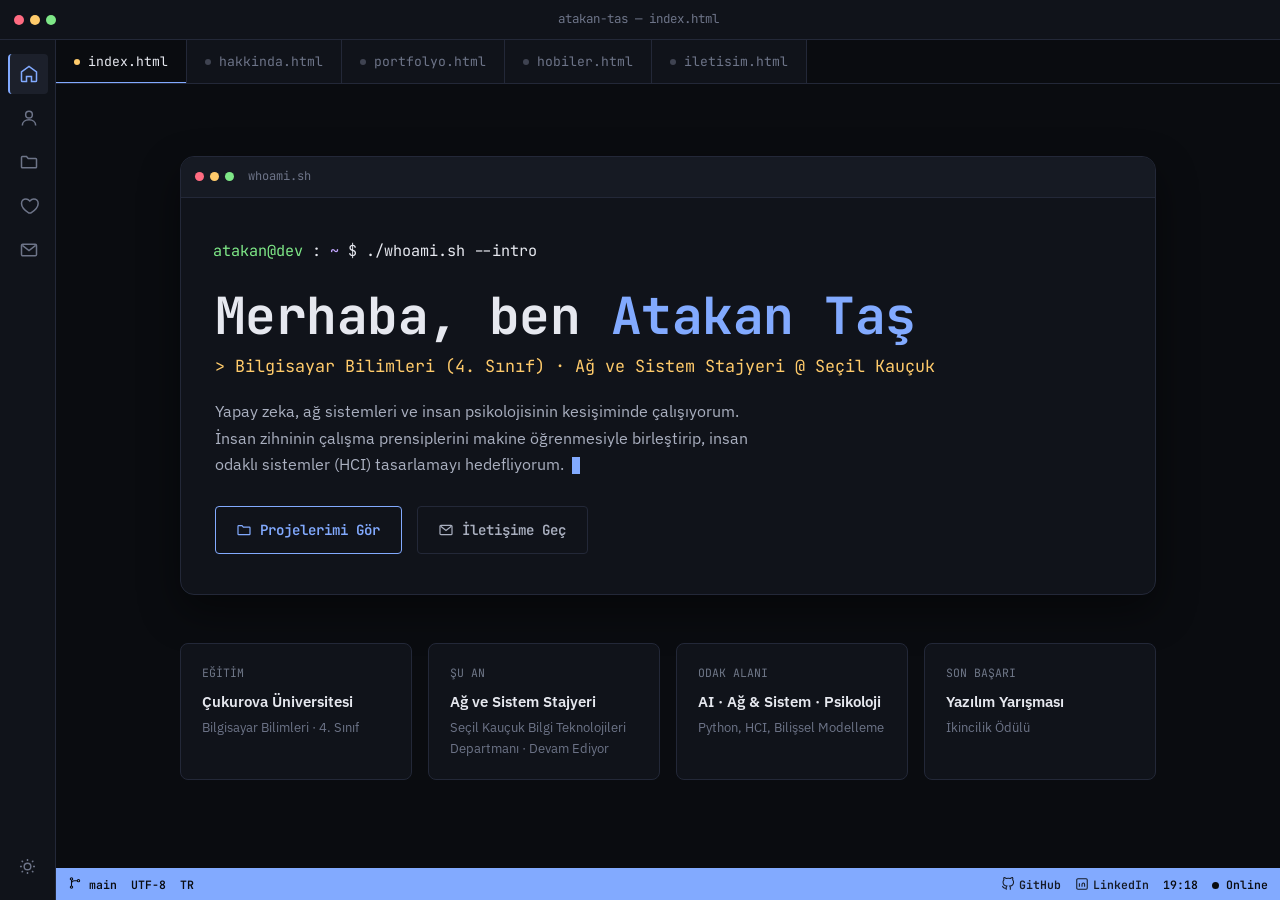
<file: index.html>
<!doctype html>
<html lang="tr">
  <head>
    <meta charset="UTF-8" />
    <meta name="viewport" content="width=device-width, initial-scale=1.0" />
    <title>Atakan Taş — Bilgisayar Bilimleri Öğrencisi</title>
    <meta name="description" content="Atakan Taş — Çukurova Üniversitesi Bilgisayar Bilimleri öğrencisi. Yapay zeka, siber güvenlik ve yazılım geliştirme üzerine çalışıyor." />
    <meta property="og:title" content="Atakan Taş" />
    <meta property="og:description" content="Atakan Taş — Çukurova Üniversitesi Bilgisayar Bilimleri öğrencisi. Yapay zeka, siber güvenlik ve yazılım geliştirme üzerine çalışıyor." />
    <meta property="og:type" content="website" />
    <meta property="og:url" content="https://tasatakan.netlify.app/" />
    <link rel="stylesheet" href="style.css" />
    <link rel="preconnect" href="https://fonts.googleapis.com" />
    <link rel="preconnect" href="https://fonts.gstatic.com" crossorigin />
    <link
      href="https://fonts.googleapis.com/css2?family=JetBrains+Mono:wght@400;500;600;700;800&family=IBM+Plex+Sans:wght@400;500;600;700&display=swap"
      rel="stylesheet"
    />
    <link rel="icon" type="image/svg+xml" href="https://cdn.jsdelivr.net/npm/lucide-static@0.359.0/icons/cpu.svg" />
    <script>
      // Tema flaşını (FOUC) önlemek için erken çalışır.
      (function () {
        try {
          if (localStorage.getItem("theme") === "light") {
            document.documentElement.classList.add("light-mode");
          }
        } catch (e) {}
      })();
    </script>
  
    <!-- SEO & Advertising Tags -->
    <meta name="keywords" content="Atakan Tas, Bilgisayar Bilimleri, Yazilim, Yapay Zeka, Siber Guvenlik, Cukurova Universitesi, Portfoy">
    <meta name="author" content="Atakan Tas">
    <meta name="robots" content="index, follow">
    <meta name="twitter:card" content="summary_large_image">
    <meta name="twitter:title" content="Atakan Tas — Bilgisayar Bilimleri Ogrencisi">
    <meta name="twitter:description" content="Atakan Tas — Cukurova Universitesi Bilgisayar Bilimleri ogrencisi. Yapay zeka, siber guvenlik ve yazilim gelistirme uzerine calisiyor.">
    <meta name="twitter:image" content="https://tasatakan.netlify.app/profile.jpg">
    <meta property="og:image" content="https://tasatakan.netlify.app/profile.jpg">
    <meta property="og:image:alt" content="Atakan Tas Portfoy">
</head>

  <body>
    <div class="app-shell">
      <div class="titlebar">
        <div class="titlebar-dots"><span></span><span></span><span></span></div>
        <div class="titlebar-title code">atakan-tas — index.html</div>
      </div>

      <div class="shell-body">
        <nav class="activity-bar" aria-label="Ana gezinme">
          <a class="activity-link active" href="index.html" aria-label="Ana Sayfa" title="Ana Sayfa"><svg viewBox="0 0 24 24"><path d="M3 9.5 12 3l9 6.5V20a1 1 0 0 1-1 1h-5v-6H9v6H4a1 1 0 0 1-1-1z"/></svg></a>
          <a class="activity-link" href="hakkinda.html" aria-label="Hakkında" title="Hakkında"><svg viewBox="0 0 24 24"><circle cx="12" cy="8" r="4"/><path d="M4 21c0-4.4 3.6-7 8-7s8 2.6 8 7"/></svg></a>
          <a class="activity-link" href="portfolyo.html" aria-label="Projeler" title="Projeler"><svg viewBox="0 0 24 24"><path d="M3 6.5a1 1 0 0 1 1-1h5l2 2.2h9a1 1 0 0 1 1 1V18a1 1 0 0 1-1 1H4a1 1 0 0 1-1-1z"/></svg></a>
          <a class="activity-link" href="hobiler.html" aria-label="İlgi Alanları" title="İlgi Alanları"><svg viewBox="0 0 24 24"><path d="M12 20.5S3 14.8 3 8.9C3 5.6 5.5 3.5 8.3 3.5c1.8 0 3.3 1 4.7 2.6 1.4-1.6 2.9-2.6 4.7-2.6 2.8 0 5.3 2.1 5.3 5.4 0 5.9-9 11.6-9 11.6z"/></svg></a>
          <a class="activity-link" href="iletisim.html" aria-label="İletişim" title="İletişim"><svg viewBox="0 0 24 24"><rect x="3" y="5" width="18" height="14" rx="1.5"/><path d="m4 6.5 8 6.2 8-6.2"/></svg></a>
          <div class="activity-bar-spacer"></div>
          <button id="theme-toggle" class="theme-toggle-btn" aria-label="Temayı değiştir" title="Temayı değiştir">
            <svg viewBox="0 0 24 24" class="icon-sun"><circle cx="12" cy="12" r="4.2"/><path d="M12 2.5v2.4M12 19v2.5M4.6 4.6l1.7 1.7M17.7 17.7l1.7 1.7M2.5 12h2.4M19 12h2.5M4.6 19.4l1.7-1.7M17.7 6.3l1.7-1.7"/></svg>
            <svg viewBox="0 0 24 24" class="icon-moon" style="display:none"><path d="M20 14.5A8.5 8.5 0 1 1 9.5 4a6.8 6.8 0 0 0 10.5 10.5z"/></svg>
          </button>
        </nav>

        <div class="main-col">
          <div class="tabbar" id="tabbar">
            <button class="tabbar-toggle" id="tabbar-toggle" aria-label="Sayfa menüsü">
              <svg viewBox="0 0 24 24"><path d="M4 6.5h16M4 12h16M4 17.5h16"/></svg>
            </button>
            <a class="tab active" href="index.html"><span class="tab-dot"></span>index.html</a>
            <a class="tab" href="hakkinda.html"><span class="tab-dot"></span>hakkinda.html</a>
            <a class="tab" href="portfolyo.html"><span class="tab-dot"></span>portfolyo.html</a>
            <a class="tab" href="hobiler.html"><span class="tab-dot"></span>hobiler.html</a>
            <a class="tab" href="iletisim.html"><span class="tab-dot"></span>iletisim.html</a>
          </div>

          <main class="editor-content">
            <section class="hero">
              <div class="hero-window">
                <div class="hero-window-bar">
                  <div class="titlebar-dots"><span></span><span></span><span></span></div>
                  <span class="hero-window-bar-label code">whoami.sh</span>
                </div>
                <div class="hero-window-body">
                  <div class="hero-line">
                    <span class="hero-prompt">atakan@dev</span><span class="code">:</span><span class="hero-path">~</span><span class="code">$</span>
                    <span class="hero-cmd">./whoami.sh --intro</span>
                  </div>
                  <div class="hero-output">
                    <h1 class="hero-name">Merhaba, ben <span class="accent">Atakan Taş</span></h1>
                    <p class="hero-role">&gt; Bilgisayar Bilimleri (4. Sınıf) · Ağ ve Sistem Stajyeri @ Seçil Kauçuk</p>
                    <p class="hero-desc">
                      Yapay zeka, ağ sistemleri ve insan psikolojisinin kesişiminde çalışıyorum. İnsan zihninin çalışma prensiplerini makine öğrenmesiyle birleştirip, insan odaklı sistemler (HCI) tasarlamayı hedefliyorum.
                      <span class="cursor-blink"></span>
                    </p>
                    <div class="hero-actions">
                      <a href="portfolyo.html" class="btn"><svg viewBox="0 0 24 24"><path d="M3 6.5a1 1 0 0 1 1-1h5l2 2.2h9a1 1 0 0 1 1 1V18a1 1 0 0 1-1 1H4a1 1 0 0 1-1-1z"/></svg> Projelerimi Gör</a>
                      <a href="iletisim.html" class="btn btn-ghost"><svg viewBox="0 0 24 24"><rect x="3" y="5" width="18" height="14" rx="1.5"/><path d="m4 6.5 8 6.2 8-6.2"/></svg> İletişime Geç</a>
                    </div>
                  </div>
                </div>
              </div>
            </section>

            <section class="quickfacts">
              <div class="quickfact-card">
                <div class="quickfact-label">EĞİTİM</div>
                <div class="quickfact-value">Çukurova Üniversitesi</div>
                <div class="quickfact-sub">Bilgisayar Bilimleri · 4. Sınıf</div>
              </div>
              <div class="quickfact-card">
                <div class="quickfact-label">ŞU AN</div>
                <div class="quickfact-value">Ağ ve Sistem Stajyeri</div>
                <div class="quickfact-sub">Seçil Kauçuk Bilgi Teknolojileri Departmanı · Devam Ediyor</div>
              </div>
              <div class="quickfact-card">
                <div class="quickfact-label">ODAK ALANI</div>
                <div class="quickfact-value">AI · Ağ & Sistem · Psikoloji</div>
                <div class="quickfact-sub">Python, HCI, Bilişsel Modelleme</div>
              </div>
              <div class="quickfact-card">
                <div class="quickfact-label">SON BAŞARI</div>
                <div class="quickfact-value">Yazılım Yarışması</div>
                <div class="quickfact-sub">İkincilik Ödülü</div>
              </div>
            </section>
          </main>

          <footer class="statusbar">
            <div class="statusbar-left">
              <span><svg viewBox="0 0 24 24"><circle cx="6" cy="5" r="2"/><circle cx="6" cy="19" r="2"/><circle cx="18" cy="8" r="2"/><path d="M6 7v10M6 12c0-2.5 2-4 5-4h5"/></svg> main</span>
              <span>UTF-8</span>
              <span>TR</span>
            </div>
            <div class="statusbar-right">
              <a href="https://github.com/AtakanTas-io" target="_blank" rel="noopener"><svg viewBox="0 0 24 24"><path d="M9 19c-5 1.5-5-2.5-7-3m14 6v-3.87a3.37 3.37 0 0 0-.94-2.61c3.14-.35 6.44-1.54 6.44-7A5.44 5.44 0 0 0 20 4.77 5.07 5.07 0 0 0 19.91 1S18.73.65 16 2.48a13.38 13.38 0 0 0-7 0C6.27.65 5.09 1 5.09 1A5.07 5.07 0 0 0 5 4.77a5.44 5.44 0 0 0-1.5 3.78c0 5.42 3.3 6.61 6.44 7A3.37 3.37 0 0 0 9 18.13V22"/></svg> GitHub</a>
              <a href="https://www.linkedin.com/in/atakan-ta%C5%9F-4824362a7/" target="_blank" rel="noopener"><svg viewBox="0 0 24 24"><rect x="3" y="3" width="18" height="18" rx="2"/><path d="M7.5 10.5v6M7.5 7.5v.01M12 16.5v-3.7c0-1.5 1-2.5 2.3-2.5 1.3 0 2.2 1 2.2 2.5v3.7"/></svg> LinkedIn</a>
              <span id="status-clock"></span>
              <span><span class="status-pulse"></span> Online</span>
            </div>
          </footer>
        </div>
      </div>
    </div>

    <script src="script.js"></script>
  </body>
</html>
</file>
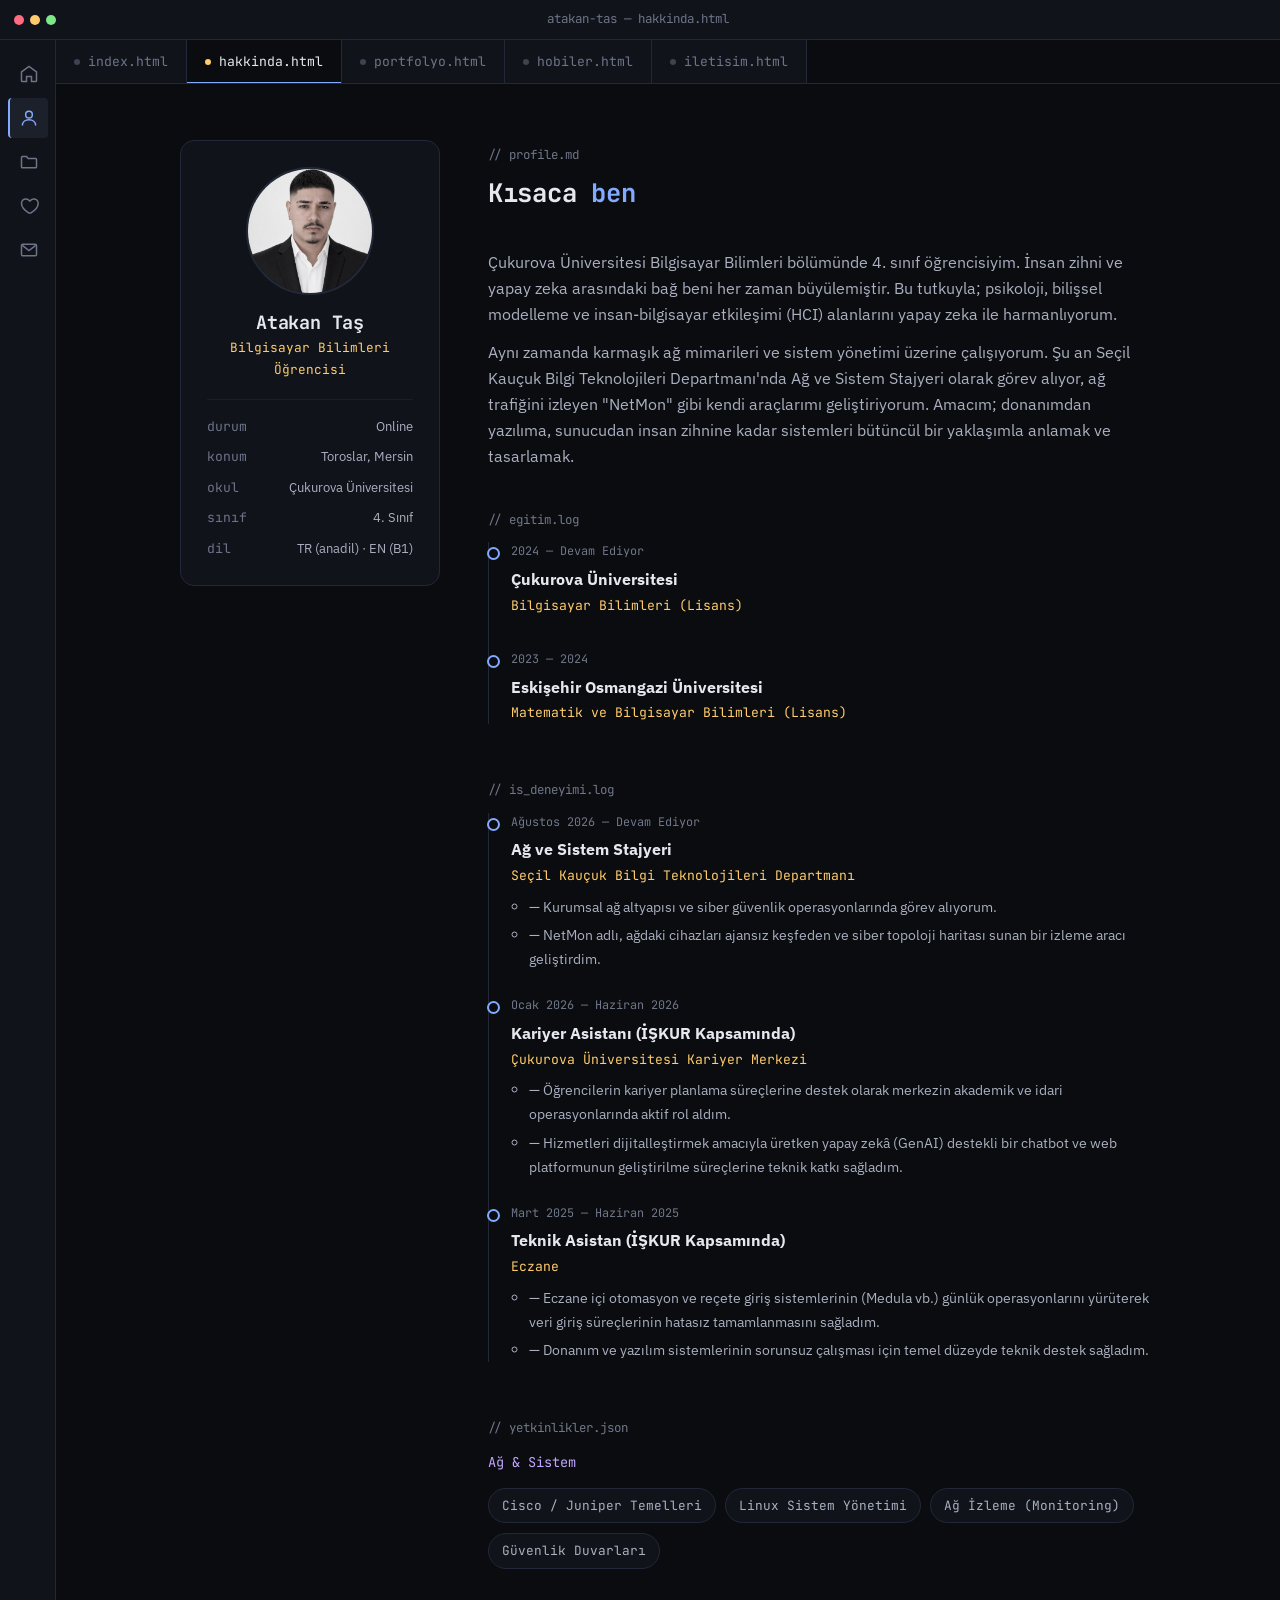
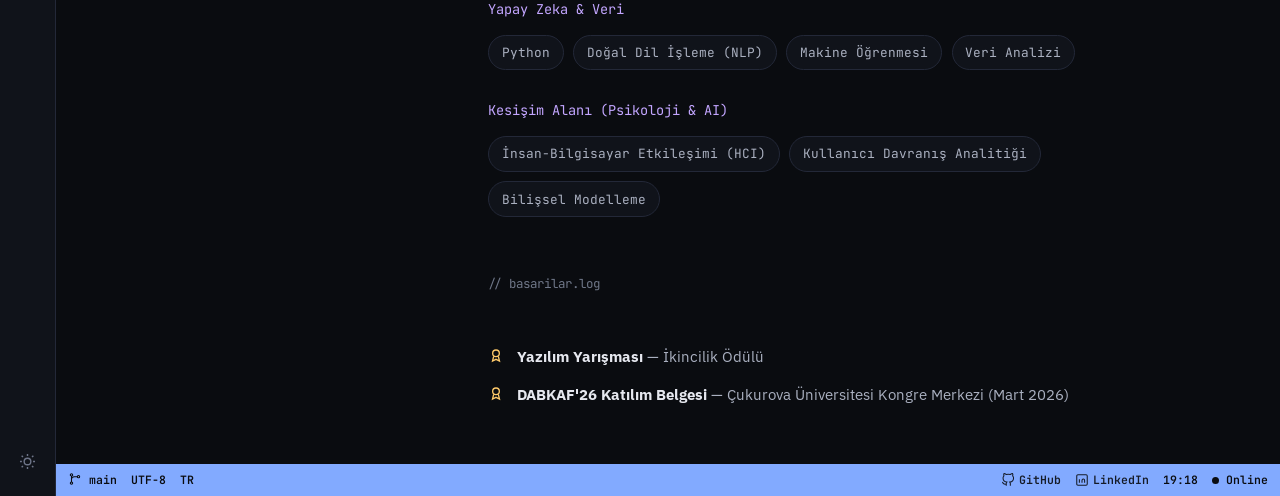
<file: hakkinda.html>
<!doctype html>
<html lang="tr">
  <head>
    <meta charset="UTF-8" />
    <meta name="viewport" content="width=device-width, initial-scale=1.0" />
    <title>Hakkında | Atakan Taş</title>
    <meta name="description" content="Atakan Taş hakkında: eğitim geçmişi, iş deneyimi ve teknik yetkinlikler." />
    <meta property="og:title" content="Atakan Taş" />
    <meta property="og:description" content="Atakan Taş hakkında: eğitim geçmişi, iş deneyimi ve teknik yetkinlikler." />
    <meta property="og:type" content="website" />
    <meta property="og:url" content="https://tasatakan.netlify.app/hakkinda.html" />
    <link rel="stylesheet" href="style.css" />
    <link rel="preconnect" href="https://fonts.googleapis.com" />
    <link rel="preconnect" href="https://fonts.gstatic.com" crossorigin />
    <link
      href="https://fonts.googleapis.com/css2?family=JetBrains+Mono:wght@400;500;600;700;800&family=IBM+Plex+Sans:wght@400;500;600;700&display=swap"
      rel="stylesheet"
    />
    <link rel="icon" type="image/svg+xml" href="https://cdn.jsdelivr.net/npm/lucide-static@0.359.0/icons/cpu.svg" />
    <script>
      // Tema flaşını (FOUC) önlemek için erken çalışır.
      (function () {
        try {
          if (localStorage.getItem("theme") === "light") {
            document.documentElement.classList.add("light-mode");
          }
        } catch (e) {}
      })();
    </script>
  
    <!-- SEO & Advertising Tags -->
    <meta name="keywords" content="Atakan Tas, Bilgisayar Bilimleri, Yazilim, Yapay Zeka, Siber Guvenlik, Cukurova Universitesi, Portfoy">
    <meta name="author" content="Atakan Tas">
    <meta name="robots" content="index, follow">
    <meta name="twitter:card" content="summary_large_image">
    <meta name="twitter:title" content="Atakan Tas — Bilgisayar Bilimleri Ogrencisi">
    <meta name="twitter:description" content="Atakan Tas — Cukurova Universitesi Bilgisayar Bilimleri ogrencisi. Yapay zeka, siber guvenlik ve yazilim gelistirme uzerine calisiyor.">
    <meta name="twitter:image" content="https://tasatakan.netlify.app/profile.jpg">
    <meta property="og:image" content="https://tasatakan.netlify.app/profile.jpg">
    <meta property="og:image:alt" content="Atakan Tas Portfoy">
</head>

  <body>
    <div class="app-shell">
      <div class="titlebar">
        <div class="titlebar-dots"><span></span><span></span><span></span></div>
        <div class="titlebar-title code">atakan-tas — hakkinda.html</div>
      </div>

      <div class="shell-body">
        <nav class="activity-bar" aria-label="Ana gezinme">
          <a class="activity-link" href="index.html" aria-label="Ana Sayfa" title="Ana Sayfa"><svg viewBox="0 0 24 24"><path d="M3 9.5 12 3l9 6.5V20a1 1 0 0 1-1 1h-5v-6H9v6H4a1 1 0 0 1-1-1z"/></svg></a>
          <a class="activity-link active" href="hakkinda.html" aria-label="Hakkında" title="Hakkında"><svg viewBox="0 0 24 24"><circle cx="12" cy="8" r="4"/><path d="M4 21c0-4.4 3.6-7 8-7s8 2.6 8 7"/></svg></a>
          <a class="activity-link" href="portfolyo.html" aria-label="Projeler" title="Projeler"><svg viewBox="0 0 24 24"><path d="M3 6.5a1 1 0 0 1 1-1h5l2 2.2h9a1 1 0 0 1 1 1V18a1 1 0 0 1-1 1H4a1 1 0 0 1-1-1z"/></svg></a>
          <a class="activity-link" href="hobiler.html" aria-label="İlgi Alanları" title="İlgi Alanları"><svg viewBox="0 0 24 24"><path d="M12 20.5S3 14.8 3 8.9C3 5.6 5.5 3.5 8.3 3.5c1.8 0 3.3 1 4.7 2.6 1.4-1.6 2.9-2.6 4.7-2.6 2.8 0 5.3 2.1 5.3 5.4 0 5.9-9 11.6-9 11.6z"/></svg></a>
          <a class="activity-link" href="iletisim.html" aria-label="İletişim" title="İletişim"><svg viewBox="0 0 24 24"><rect x="3" y="5" width="18" height="14" rx="1.5"/><path d="m4 6.5 8 6.2 8-6.2"/></svg></a>
          <div class="activity-bar-spacer"></div>
          <button id="theme-toggle" class="theme-toggle-btn" aria-label="Temayı değiştir" title="Temayı değiştir">
            <svg viewBox="0 0 24 24" class="icon-sun"><circle cx="12" cy="12" r="4.2"/><path d="M12 2.5v2.4M12 19v2.5M4.6 4.6l1.7 1.7M17.7 17.7l1.7 1.7M2.5 12h2.4M19 12h2.5M4.6 19.4l1.7-1.7M17.7 6.3l1.7-1.7"/></svg>
            <svg viewBox="0 0 24 24" class="icon-moon" style="display:none"><path d="M20 14.5A8.5 8.5 0 1 1 9.5 4a6.8 6.8 0 0 0 10.5 10.5z"/></svg>
          </button>
        </nav>

        <div class="main-col">
          <div class="tabbar" id="tabbar">
            <button class="tabbar-toggle" id="tabbar-toggle" aria-label="Sayfa menüsü">
              <svg viewBox="0 0 24 24"><path d="M4 6.5h16M4 12h16M4 17.5h16"/></svg>
            </button>
            <a class="tab" href="index.html"><span class="tab-dot"></span>index.html</a>
            <a class="tab active" href="hakkinda.html"><span class="tab-dot"></span>hakkinda.html</a>
            <a class="tab" href="portfolyo.html"><span class="tab-dot"></span>portfolyo.html</a>
            <a class="tab" href="hobiler.html"><span class="tab-dot"></span>hobiler.html</a>
            <a class="tab" href="iletisim.html"><span class="tab-dot"></span>iletisim.html</a>
          </div>

          <main class="editor-content">
            <div class="container about-grid">
              <aside class="profile-card">
                <div class="profile-frame"><img src="profile.jpg" alt="Atakan Taş" /></div>
                <h2 class="profile-name">Atakan Taş</h2>
                <div class="profile-role">Bilgisayar Bilimleri Öğrencisi</div>
                <div class="profile-meta">
                  <div class="profile-meta-row"><span class="profile-meta-key code">durum</span><span class="profile-meta-val">Online</span></div>
                  <div class="profile-meta-row"><span class="profile-meta-key code">konum</span><span class="profile-meta-val">Toroslar, Mersin</span></div>
                  <div class="profile-meta-row"><span class="profile-meta-key code">okul</span><span class="profile-meta-val">Çukurova Üniversitesi</span></div>
                  <div class="profile-meta-row"><span class="profile-meta-key code">sınıf</span><span class="profile-meta-val">4. Sınıf</span></div>
                  <div class="profile-meta-row"><span class="profile-meta-key code">dil</span><span class="profile-meta-val">TR (anadil) · EN (B1)</span></div>
                </div>
              </aside>

              <div>
                <div class="page-header">
                  <span class="eyebrow">profile.md</span>
                  <h1 class="section-title">Kısaca <span class="accent">ben</span></h1>
                </div>
                <p class="bio-text">
                  Çukurova Üniversitesi Bilgisayar Bilimleri bölümünde 4. sınıf öğrencisiyim. İnsan zihni ve yapay zeka arasındaki bağ beni her zaman büyülemiştir. Bu tutkuyla; psikoloji, bilişsel modelleme ve insan-bilgisayar etkileşimi (HCI) alanlarını yapay zeka ile harmanlıyorum.
                </p>
                <p class="bio-text">
                  Aynı zamanda karmaşık ağ mimarileri ve sistem yönetimi üzerine çalışıyorum. Şu an Seçil Kauçuk Bilgi Teknolojileri Departmanı'nda Ağ ve Sistem Stajyeri olarak görev alıyor, ağ trafiğini izleyen "NetMon" gibi kendi araçlarımı geliştiriyorum. Amacım; donanımdan yazılıma, sunucudan insan zihnine kadar sistemleri bütüncül bir yaklaşımla anlamak ve tasarlamak.
                </p>

                <div class="section-block">
                  <span class="eyebrow">egitim.log</span>
                  <ul class="timeline">
                    <li class="timeline-item">
                      <div class="timeline-period">2024 — Devam Ediyor</div>
                      <div class="timeline-title">Çukurova Üniversitesi</div>
                      <div class="timeline-sub">Bilgisayar Bilimleri (Lisans)</div>
                    </li>
                    <li class="timeline-item">
                      <div class="timeline-period">2023 — 2024</div>
                      <div class="timeline-title">Eskişehir Osmangazi Üniversitesi</div>
                      <div class="timeline-sub">Matematik ve Bilgisayar Bilimleri (Lisans)</div>
                    </li>
                  </ul>
                </div>

                <div class="section-block">
                  <span class="eyebrow">is_deneyimi.log</span>
                  <ul class="timeline">
                    <li class="timeline-item">
                      <div class="timeline-period">Ağustos 2026 — Devam Ediyor</div>
                      <div class="timeline-title">Ağ ve Sistem Stajyeri</div>
                      <div class="timeline-sub">Seçil Kauçuk Bilgi Teknolojileri Departmanı</div>
                      <div class="timeline-desc">
                        <ul>
                          <li>— Kurumsal ağ altyapısı ve siber güvenlik operasyonlarında görev alıyorum.</li>
                          <li>— NetMon adlı, ağdaki cihazları ajansız keşfeden ve siber topoloji haritası sunan bir izleme aracı geliştirdim.</li>
                        </ul>
                      </div>
                    </li>
                    <li class="timeline-item">
                      <div class="timeline-period">Ocak 2026 — Haziran 2026</div>
                      <div class="timeline-title">Kariyer Asistanı (İŞKUR Kapsamında)</div>
                      <div class="timeline-sub">Çukurova Üniversitesi Kariyer Merkezi</div>
                      <div class="timeline-desc">
                        <ul>
                          <li>— Öğrencilerin kariyer planlama süreçlerine destek olarak merkezin akademik ve idari operasyonlarında aktif rol aldım.</li>
                          <li>— Hizmetleri dijitalleştirmek amacıyla üretken yapay zekâ (GenAI) destekli bir chatbot ve web platformunun geliştirilme süreçlerine teknik katkı sağladım.</li>
                        </ul>
                      </div>
                    </li>
                    <li class="timeline-item">
                      <div class="timeline-period">Mart 2025 — Haziran 2025</div>
                      <div class="timeline-title">Teknik Asistan (İŞKUR Kapsamında)</div>
                      <div class="timeline-sub">Eczane</div>
                      <div class="timeline-desc">
                        <ul>
                          <li>— Eczane içi otomasyon ve reçete giriş sistemlerinin (Medula vb.) günlük operasyonlarını yürüterek veri giriş süreçlerinin hatasız tamamlanmasını sağladım.</li>
                          <li>— Donanım ve yazılım sistemlerinin sorunsuz çalışması için temel düzeyde teknik destek sağladım.</li>
                        </ul>
                      </div>
                    </li>
                  </ul>
                </div>

                <div class="section-block">
                  <span class="eyebrow">yetkinlikler.json</span>
                  <div class="skills-groups">
                    <div>
                      <div class="skill-group-title">Ağ & Sistem</div>
                      <div class="skill-chips">
                        <span class="skill-chip">Cisco / Juniper Temelleri</span>
                        <span class="skill-chip">Linux Sistem Yönetimi</span>
                        <span class="skill-chip">Ağ İzleme (Monitoring)</span>
                        <span class="skill-chip">Güvenlik Duvarları</span>
                      </div>
                    </div>
                    <div>
                      <div class="skill-group-title">Yapay Zeka & Veri</div>
                      <div class="skill-chips">
                        <span class="skill-chip">Python</span>
                        <span class="skill-chip">Doğal Dil İşleme (NLP)</span>
                        <span class="skill-chip">Makine Öğrenmesi</span>
                        <span class="skill-chip">Veri Analizi</span>
                      </div>
                    </div>
                    <div>
                      <div class="skill-group-title">Kesişim Alanı (Psikoloji & AI)</div>
                      <div class="skill-chips">
                        <span class="skill-chip">İnsan-Bilgisayar Etkileşimi (HCI)</span>
                        <span class="skill-chip">Kullanıcı Davranış Analitiği</span>
                        <span class="skill-chip">Bilişsel Modelleme</span>
                      </div>
                    </div>
                  </div>
                </div>

                <div class="section-block">
                  <span class="eyebrow">basarilar.log</span>
                  <ul class="achv-list">
                    <li class="achv-item"><svg viewBox="0 0 24 24"><circle cx="12" cy="8" r="5"/><path d="m8.5 12.5-1.7 7L12 17l5.2 2.5-1.7-7"/></svg><span><strong>Yazılım Yarışması</strong> — İkincilik Ödülü</span></li>
                    <li class="achv-item"><svg viewBox="0 0 24 24"><circle cx="12" cy="8" r="5"/><path d="m8.5 12.5-1.7 7L12 17l5.2 2.5-1.7-7"/></svg><span><strong>DABKAF'26 Katılım Belgesi</strong> — Çukurova Üniversitesi Kongre Merkezi (Mart 2026)</span></li>
                  </ul>
                </div>
              </div>
            </div>
          </main>

          <footer class="statusbar">
            <div class="statusbar-left">
              <span><svg viewBox="0 0 24 24"><circle cx="6" cy="5" r="2"/><circle cx="6" cy="19" r="2"/><circle cx="18" cy="8" r="2"/><path d="M6 7v10M6 12c0-2.5 2-4 5-4h5"/></svg> main</span>
              <span>UTF-8</span>
              <span>TR</span>
            </div>
            <div class="statusbar-right">
              <a href="https://github.com/AtakanTas-io" target="_blank" rel="noopener"><svg viewBox="0 0 24 24"><path d="M9 19c-5 1.5-5-2.5-7-3m14 6v-3.87a3.37 3.37 0 0 0-.94-2.61c3.14-.35 6.44-1.54 6.44-7A5.44 5.44 0 0 0 20 4.77 5.07 5.07 0 0 0 19.91 1S18.73.65 16 2.48a13.38 13.38 0 0 0-7 0C6.27.65 5.09 1 5.09 1A5.07 5.07 0 0 0 5 4.77a5.44 5.44 0 0 0-1.5 3.78c0 5.42 3.3 6.61 6.44 7A3.37 3.37 0 0 0 9 18.13V22"/></svg> GitHub</a>
              <a href="https://www.linkedin.com/in/atakan-ta%C5%9F-4824362a7/" target="_blank" rel="noopener"><svg viewBox="0 0 24 24"><rect x="3" y="3" width="18" height="18" rx="2"/><path d="M7.5 10.5v6M7.5 7.5v.01M12 16.5v-3.7c0-1.5 1-2.5 2.3-2.5 1.3 0 2.2 1 2.2 2.5v3.7"/></svg> LinkedIn</a>
              <span id="status-clock"></span>
              <span><span class="status-pulse"></span> Online</span>
            </div>
          </footer>
        </div>
      </div>
    </div>

    <script src="script.js"></script>
  </body>
</html>
</file>
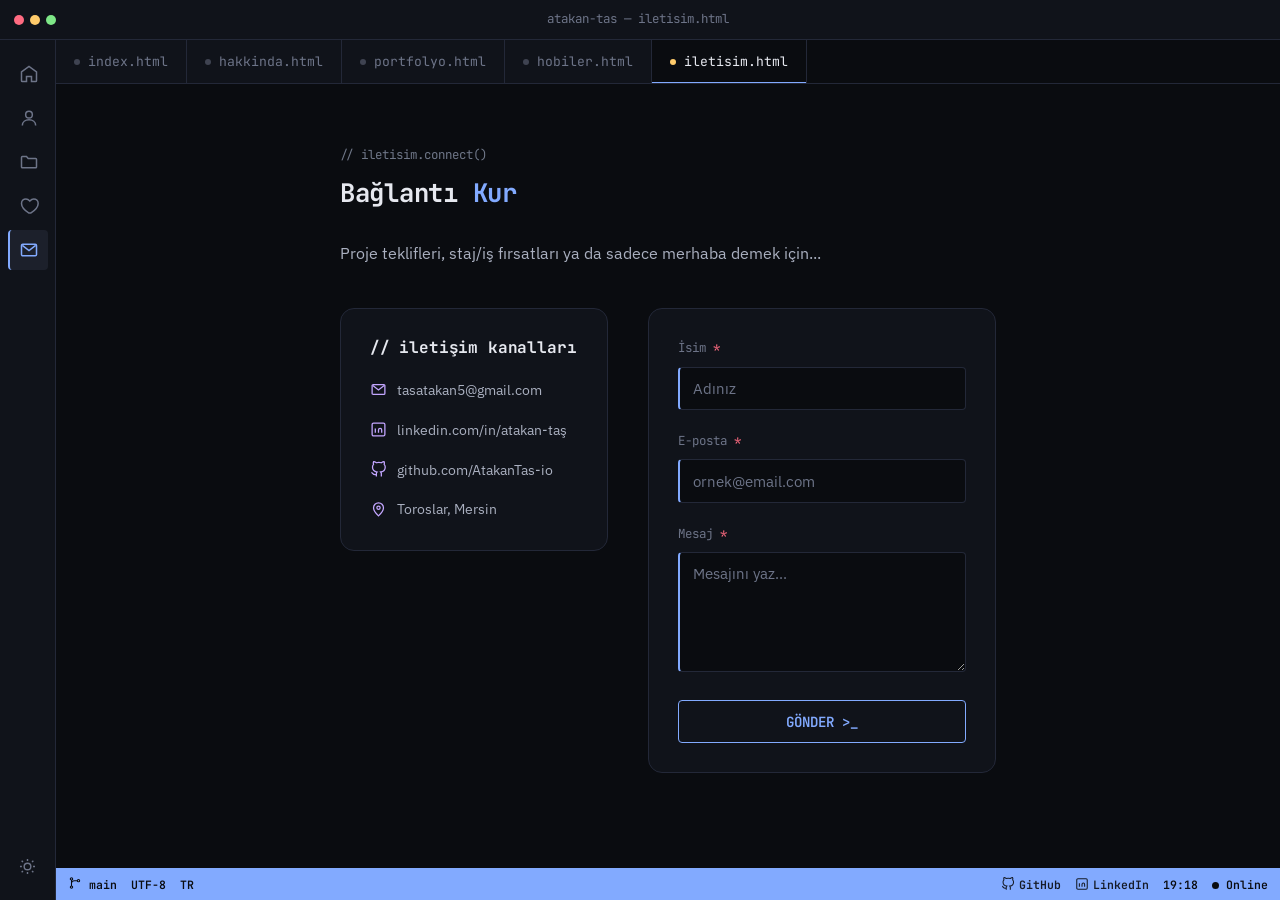
<file: iletisim.html>
<!doctype html>
<html lang="tr">
  <head>
    <meta charset="UTF-8" />
    <meta name="viewport" content="width=device-width, initial-scale=1.0" />
    <title>İletişim | Atakan Taş</title>
    <meta name="description" content="Atakan Taş ile iletişime geç — proje teklifleri veya sorularin için." />
    <meta property="og:title" content="Atakan Taş" />
    <meta property="og:description" content="Atakan Taş ile iletişime geç — proje teklifleri veya sorularin için." />
    <meta property="og:type" content="website" />
    <meta property="og:url" content="https://tasatakan.netlify.app/iletisim.html" />
    <link rel="stylesheet" href="style.css" />
    <link rel="preconnect" href="https://fonts.googleapis.com" />
    <link rel="preconnect" href="https://fonts.gstatic.com" crossorigin />
    <link
      href="https://fonts.googleapis.com/css2?family=JetBrains+Mono:wght@400;500;600;700;800&family=IBM+Plex+Sans:wght@400;500;600;700&display=swap"
      rel="stylesheet"
    />
    <link rel="icon" type="image/svg+xml" href="https://cdn.jsdelivr.net/npm/lucide-static@0.359.0/icons/cpu.svg" />
    <script>
      // Tema flaşını (FOUC) önlemek için erken çalışır.
      (function () {
        try {
          if (localStorage.getItem("theme") === "light") {
            document.documentElement.classList.add("light-mode");
          }
        } catch (e) {}
      })();
    </script>
  
    <!-- SEO & Advertising Tags -->
    <meta name="keywords" content="Atakan Tas, Bilgisayar Bilimleri, Yazilim, Yapay Zeka, Siber Guvenlik, Cukurova Universitesi, Portfoy">
    <meta name="author" content="Atakan Tas">
    <meta name="robots" content="index, follow">
    <meta name="twitter:card" content="summary_large_image">
    <meta name="twitter:title" content="Atakan Tas — Bilgisayar Bilimleri Ogrencisi">
    <meta name="twitter:description" content="Atakan Tas — Cukurova Universitesi Bilgisayar Bilimleri ogrencisi. Yapay zeka, siber guvenlik ve yazilim gelistirme uzerine calisiyor.">
    <meta name="twitter:image" content="https://tasatakan.netlify.app/profile.jpg">
    <meta property="og:image" content="https://tasatakan.netlify.app/profile.jpg">
    <meta property="og:image:alt" content="Atakan Tas Portfoy">
</head>

  <body>
    <div class="app-shell">
      <div class="titlebar">
        <div class="titlebar-dots"><span></span><span></span><span></span></div>
        <div class="titlebar-title code">atakan-tas — iletisim.html</div>
      </div>

      <div class="shell-body">
        <nav class="activity-bar" aria-label="Ana gezinme">
          <a class="activity-link" href="index.html" aria-label="Ana Sayfa" title="Ana Sayfa"><svg viewBox="0 0 24 24"><path d="M3 9.5 12 3l9 6.5V20a1 1 0 0 1-1 1h-5v-6H9v6H4a1 1 0 0 1-1-1z"/></svg></a>
          <a class="activity-link" href="hakkinda.html" aria-label="Hakkında" title="Hakkında"><svg viewBox="0 0 24 24"><circle cx="12" cy="8" r="4"/><path d="M4 21c0-4.4 3.6-7 8-7s8 2.6 8 7"/></svg></a>
          <a class="activity-link" href="portfolyo.html" aria-label="Projeler" title="Projeler"><svg viewBox="0 0 24 24"><path d="M3 6.5a1 1 0 0 1 1-1h5l2 2.2h9a1 1 0 0 1 1 1V18a1 1 0 0 1-1 1H4a1 1 0 0 1-1-1z"/></svg></a>
          <a class="activity-link" href="hobiler.html" aria-label="İlgi Alanları" title="İlgi Alanları"><svg viewBox="0 0 24 24"><path d="M12 20.5S3 14.8 3 8.9C3 5.6 5.5 3.5 8.3 3.5c1.8 0 3.3 1 4.7 2.6 1.4-1.6 2.9-2.6 4.7-2.6 2.8 0 5.3 2.1 5.3 5.4 0 5.9-9 11.6-9 11.6z"/></svg></a>
          <a class="activity-link active" href="iletisim.html" aria-label="İletişim" title="İletişim"><svg viewBox="0 0 24 24"><rect x="3" y="5" width="18" height="14" rx="1.5"/><path d="m4 6.5 8 6.2 8-6.2"/></svg></a>
          <div class="activity-bar-spacer"></div>
          <button id="theme-toggle" class="theme-toggle-btn" aria-label="Temayı değiştir" title="Temayı değiştir">
            <svg viewBox="0 0 24 24" class="icon-sun"><circle cx="12" cy="12" r="4.2"/><path d="M12 2.5v2.4M12 19v2.5M4.6 4.6l1.7 1.7M17.7 17.7l1.7 1.7M2.5 12h2.4M19 12h2.5M4.6 19.4l1.7-1.7M17.7 6.3l1.7-1.7"/></svg>
            <svg viewBox="0 0 24 24" class="icon-moon" style="display:none"><path d="M20 14.5A8.5 8.5 0 1 1 9.5 4a6.8 6.8 0 0 0 10.5 10.5z"/></svg>
          </button>
        </nav>

        <div class="main-col">
          <div class="tabbar" id="tabbar">
            <button class="tabbar-toggle" id="tabbar-toggle" aria-label="Sayfa menüsü">
              <svg viewBox="0 0 24 24"><path d="M4 6.5h16M4 12h16M4 17.5h16"/></svg>
            </button>
            <a class="tab" href="index.html"><span class="tab-dot"></span>index.html</a>
            <a class="tab" href="hakkinda.html"><span class="tab-dot"></span>hakkinda.html</a>
            <a class="tab" href="portfolyo.html"><span class="tab-dot"></span>portfolyo.html</a>
            <a class="tab" href="hobiler.html"><span class="tab-dot"></span>hobiler.html</a>
            <a class="tab active" href="iletisim.html"><span class="tab-dot"></span>iletisim.html</a>
          </div>

          <main class="editor-content">
            <div class="container-narrow">
              <div class="page-header">
                <span class="eyebrow">iletisim.connect()</span>
                <h1 class="section-title">Bağlantı <span class="accent">Kur</span></h1>
                <p>Proje teklifleri, staj/iş fırsatları ya da sadece merhaba demek için...</p>
              </div>

              <div class="contact-layout">
                <aside class="contact-info-card">
                  <h2 class="contact-info-title code">// iletişim kanalları</h2>
                  <ul class="contact-info-list">
                    <li><a href="mailto:tasatakan5@gmail.com"><svg viewBox="0 0 24 24"><rect x="3" y="5" width="18" height="14" rx="1.5"/><path d="m4 6.5 8 6.2 8-6.2"/></svg> tasatakan5@gmail.com</a></li>
                    <li><a href="https://www.linkedin.com/in/atakan-ta%C5%9F-4824362a7/" target="_blank" rel="noopener"><svg viewBox="0 0 24 24"><rect x="3" y="3" width="18" height="18" rx="2"/><path d="M7.5 10.5v6M7.5 7.5v.01M12 16.5v-3.7c0-1.5 1-2.5 2.3-2.5 1.3 0 2.2 1 2.2 2.5v3.7"/></svg> linkedin.com/in/atakan-taş</a></li>
                    <li><a href="https://github.com/AtakanTas-io" target="_blank" rel="noopener"><svg viewBox="0 0 24 24"><path d="M9 19c-5 1.5-5-2.5-7-3m14 6v-3.87a3.37 3.37 0 0 0-.94-2.61c3.14-.35 6.44-1.54 6.44-7A5.44 5.44 0 0 0 20 4.77 5.07 5.07 0 0 0 19.91 1S18.73.65 16 2.48a13.38 13.38 0 0 0-7 0C6.27.65 5.09 1 5.09 1A5.07 5.07 0 0 0 5 4.77a5.44 5.44 0 0 0-1.5 3.78c0 5.42 3.3 6.61 6.44 7A3.37 3.37 0 0 0 9 18.13V22"/></svg> github.com/AtakanTas-io</a></li>
                    <li><span><svg viewBox="0 0 24 24"><path d="M12 21s7-6.5 7-11.5a7 7 0 1 0-14 0C5 14.5 12 21 12 21z"/><circle cx="12" cy="9.5" r="2.3"/></svg> Toroslar, Mersin</span></li>
                  </ul>
                </aside>

                <div class="contact-form-card">
                  <form id="contact-form" name="iletisim" method="POST" data-netlify="true" netlify-honeypot="bot-field">
                    <input type="hidden" name="form-name" value="iletisim" />
                    <p style="position:absolute; left:-9999px" aria-hidden="true">
                      <label>Bu alanı boş bırakın: <input name="bot-field" tabindex="-1" autocomplete="off" /></label>
                    </p>
                    <div class="form-group">
                      <label for="name">İsim <span class="req">*</span></label>
                      <input type="text" id="name" name="name" placeholder="Adınız" required autocomplete="off" />
                    </div>
                    <div class="form-group">
                      <label for="email">E-posta <span class="req">*</span></label>
                      <input type="email" id="email" name="email" placeholder="ornek@email.com" required autocomplete="off" />
                    </div>
                    <div class="form-group">
                      <label for="message">Mesaj <span class="req">*</span></label>
                      <textarea id="message" name="message" placeholder="Mesajını yaz..." required></textarea>
                    </div>
                    <button type="submit" class="btn btn-block">GÖNDER &gt;_</button>
                  </form>
                  <div id="form-feedback" class="form-feedback code" role="status"></div>
                </div>
              </div>
            </div>
          </main>

          <footer class="statusbar">
            <div class="statusbar-left">
              <span><svg viewBox="0 0 24 24"><circle cx="6" cy="5" r="2"/><circle cx="6" cy="19" r="2"/><circle cx="18" cy="8" r="2"/><path d="M6 7v10M6 12c0-2.5 2-4 5-4h5"/></svg> main</span>
              <span>UTF-8</span>
              <span>TR</span>
            </div>
            <div class="statusbar-right">
              <a href="https://github.com/AtakanTas-io" target="_blank" rel="noopener"><svg viewBox="0 0 24 24"><path d="M9 19c-5 1.5-5-2.5-7-3m14 6v-3.87a3.37 3.37 0 0 0-.94-2.61c3.14-.35 6.44-1.54 6.44-7A5.44 5.44 0 0 0 20 4.77 5.07 5.07 0 0 0 19.91 1S18.73.65 16 2.48a13.38 13.38 0 0 0-7 0C6.27.65 5.09 1 5.09 1A5.07 5.07 0 0 0 5 4.77a5.44 5.44 0 0 0-1.5 3.78c0 5.42 3.3 6.61 6.44 7A3.37 3.37 0 0 0 9 18.13V22"/></svg> GitHub</a>
              <a href="https://www.linkedin.com/in/atakan-ta%C5%9F-4824362a7/" target="_blank" rel="noopener"><svg viewBox="0 0 24 24"><rect x="3" y="3" width="18" height="18" rx="2"/><path d="M7.5 10.5v6M7.5 7.5v.01M12 16.5v-3.7c0-1.5 1-2.5 2.3-2.5 1.3 0 2.2 1 2.2 2.5v3.7"/></svg> LinkedIn</a>
              <span id="status-clock"></span>
              <span><span class="status-pulse"></span> Online</span>
            </div>
          </footer>
        </div>
      </div>
    </div>

    <script src="script.js"></script>
  </body>
</html>
</file>
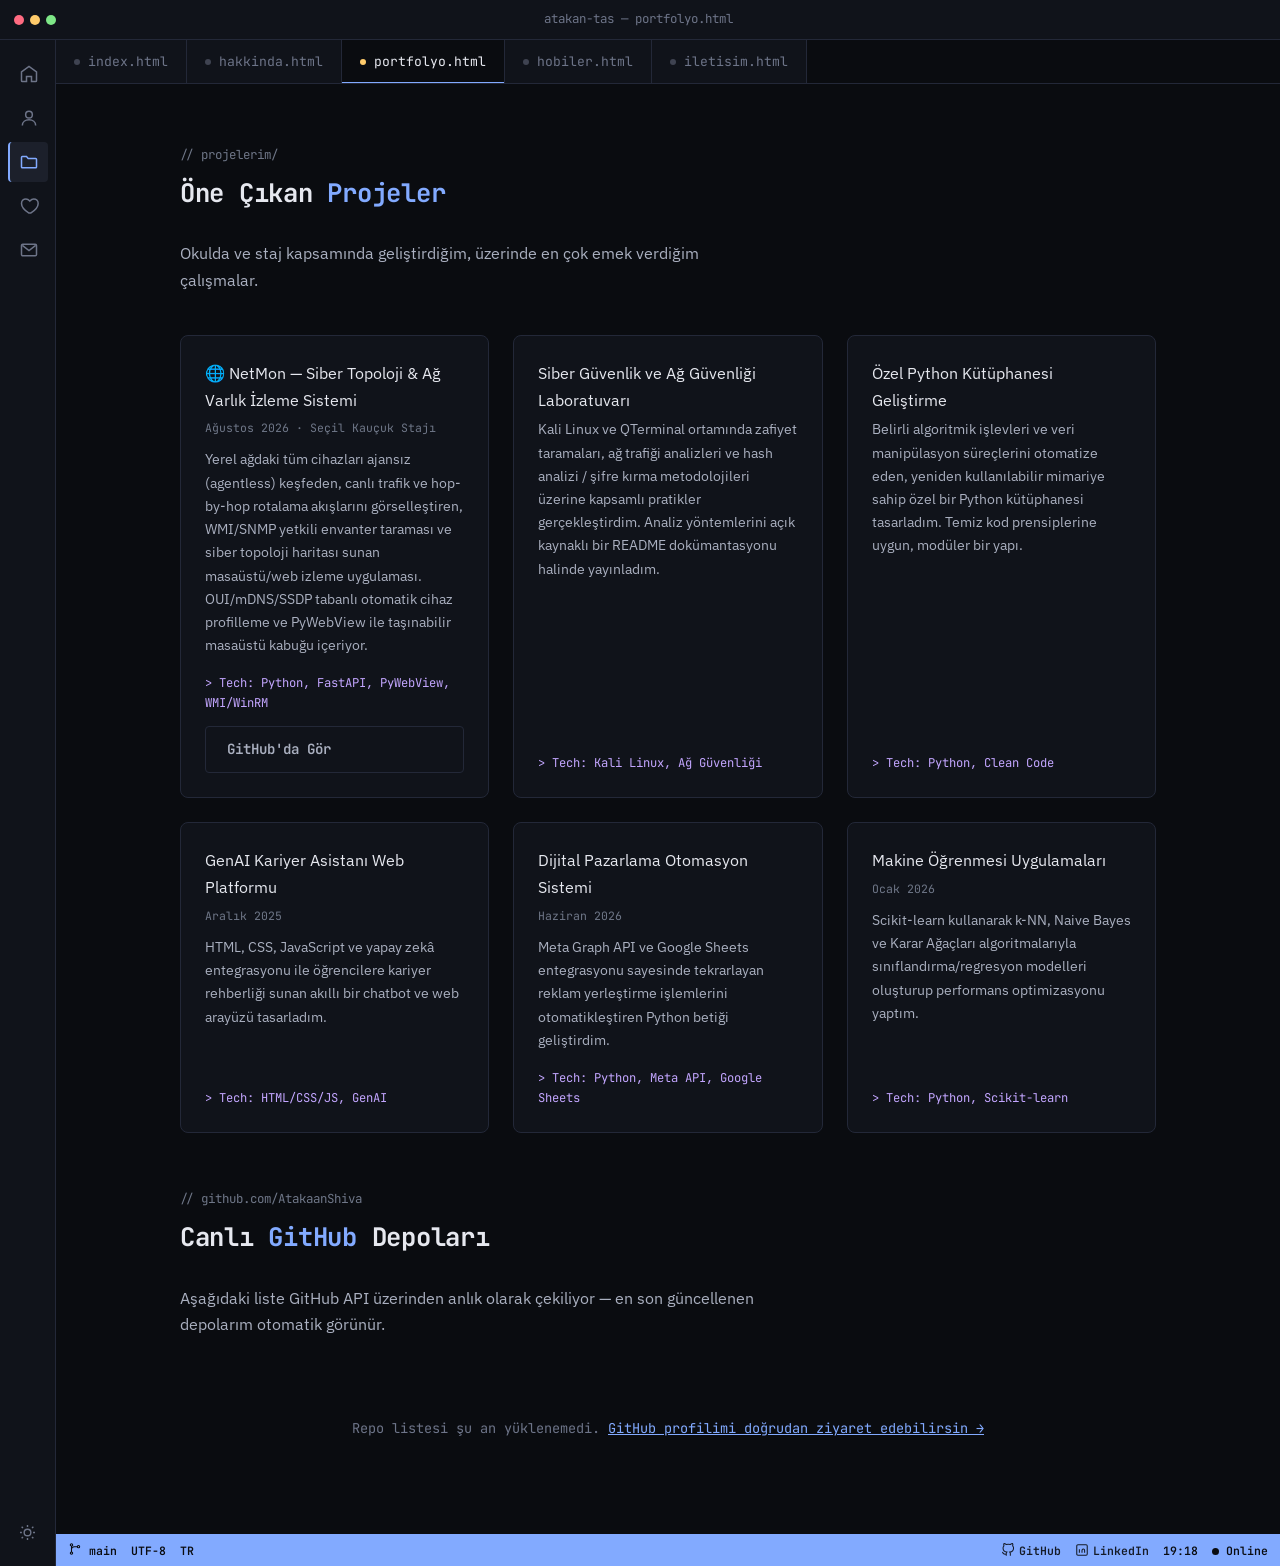
<file: portfolyo.html>
<!doctype html>
<html lang="tr">
  <head>
    <meta charset="UTF-8" />
    <meta name="viewport" content="width=device-width, initial-scale=1.0" />
    <title>Projeler | Atakan Taş</title>
    <meta name="description" content="Atakan Taş'ın öne çıkan projeleri ve GitHub üzerindeki güncel depoları." />
    <meta property="og:title" content="Atakan Taş" />
    <meta property="og:description" content="Atakan Taş'ın öne çıkan projeleri ve GitHub üzerindeki güncel depoları." />
    <meta property="og:type" content="website" />
    <meta property="og:url" content="https://tasatakan.netlify.app/portfolyo.html" />
    <link rel="stylesheet" href="style.css" />
    <link rel="preconnect" href="https://fonts.googleapis.com" />
    <link rel="preconnect" href="https://fonts.gstatic.com" crossorigin />
    <link
      href="https://fonts.googleapis.com/css2?family=JetBrains+Mono:wght@400;500;600;700;800&family=IBM+Plex+Sans:wght@400;500;600;700&display=swap"
      rel="stylesheet"
    />
    <link rel="icon" type="image/svg+xml" href="https://cdn.jsdelivr.net/npm/lucide-static@0.359.0/icons/cpu.svg" />
    <script>
      // Tema flaşını (FOUC) önlemek için erken çalışır.
      (function () {
        try {
          if (localStorage.getItem("theme") === "light") {
            document.documentElement.classList.add("light-mode");
          }
        } catch (e) {}
      })();
    </script>
  
    <!-- SEO & Advertising Tags -->
    <meta name="keywords" content="Atakan Tas, Bilgisayar Bilimleri, Yazilim, Yapay Zeka, Siber Guvenlik, Cukurova Universitesi, Portfoy">
    <meta name="author" content="Atakan Tas">
    <meta name="robots" content="index, follow">
    <meta name="twitter:card" content="summary_large_image">
    <meta name="twitter:title" content="Atakan Tas — Bilgisayar Bilimleri Ogrencisi">
    <meta name="twitter:description" content="Atakan Tas — Cukurova Universitesi Bilgisayar Bilimleri ogrencisi. Yapay zeka, siber guvenlik ve yazilim gelistirme uzerine calisiyor.">
    <meta name="twitter:image" content="https://tasatakan.netlify.app/profile.jpg">
    <meta property="og:image" content="https://tasatakan.netlify.app/profile.jpg">
    <meta property="og:image:alt" content="Atakan Tas Portfoy">
</head>

  <body>
    <div class="app-shell">
      <div class="titlebar">
        <div class="titlebar-dots"><span></span><span></span><span></span></div>
        <div class="titlebar-title code">atakan-tas — portfolyo.html</div>
      </div>

      <div class="shell-body">
        <nav class="activity-bar" aria-label="Ana gezinme">
          <a class="activity-link" href="index.html" aria-label="Ana Sayfa" title="Ana Sayfa"><svg viewBox="0 0 24 24"><path d="M3 9.5 12 3l9 6.5V20a1 1 0 0 1-1 1h-5v-6H9v6H4a1 1 0 0 1-1-1z"/></svg></a>
          <a class="activity-link" href="hakkinda.html" aria-label="Hakkında" title="Hakkında"><svg viewBox="0 0 24 24"><circle cx="12" cy="8" r="4"/><path d="M4 21c0-4.4 3.6-7 8-7s8 2.6 8 7"/></svg></a>
          <a class="activity-link active" href="portfolyo.html" aria-label="Projeler" title="Projeler"><svg viewBox="0 0 24 24"><path d="M3 6.5a1 1 0 0 1 1-1h5l2 2.2h9a1 1 0 0 1 1 1V18a1 1 0 0 1-1 1H4a1 1 0 0 1-1-1z"/></svg></a>
          <a class="activity-link" href="hobiler.html" aria-label="İlgi Alanları" title="İlgi Alanları"><svg viewBox="0 0 24 24"><path d="M12 20.5S3 14.8 3 8.9C3 5.6 5.5 3.5 8.3 3.5c1.8 0 3.3 1 4.7 2.6 1.4-1.6 2.9-2.6 4.7-2.6 2.8 0 5.3 2.1 5.3 5.4 0 5.9-9 11.6-9 11.6z"/></svg></a>
          <a class="activity-link" href="iletisim.html" aria-label="İletişim" title="İletişim"><svg viewBox="0 0 24 24"><rect x="3" y="5" width="18" height="14" rx="1.5"/><path d="m4 6.5 8 6.2 8-6.2"/></svg></a>
          <div class="activity-bar-spacer"></div>
          <button id="theme-toggle" class="theme-toggle-btn" aria-label="Temayı değiştir" title="Temayı değiştir">
            <svg viewBox="0 0 24 24" class="icon-sun"><circle cx="12" cy="12" r="4.2"/><path d="M12 2.5v2.4M12 19v2.5M4.6 4.6l1.7 1.7M17.7 17.7l1.7 1.7M2.5 12h2.4M19 12h2.5M4.6 19.4l1.7-1.7M17.7 6.3l1.7-1.7"/></svg>
            <svg viewBox="0 0 24 24" class="icon-moon" style="display:none"><path d="M20 14.5A8.5 8.5 0 1 1 9.5 4a6.8 6.8 0 0 0 10.5 10.5z"/></svg>
          </button>
        </nav>

        <div class="main-col">
          <div class="tabbar" id="tabbar">
            <button class="tabbar-toggle" id="tabbar-toggle" aria-label="Sayfa menüsü">
              <svg viewBox="0 0 24 24"><path d="M4 6.5h16M4 12h16M4 17.5h16"/></svg>
            </button>
            <a class="tab" href="index.html"><span class="tab-dot"></span>index.html</a>
            <a class="tab" href="hakkinda.html"><span class="tab-dot"></span>hakkinda.html</a>
            <a class="tab active" href="portfolyo.html"><span class="tab-dot"></span>portfolyo.html</a>
            <a class="tab" href="hobiler.html"><span class="tab-dot"></span>hobiler.html</a>
            <a class="tab" href="iletisim.html"><span class="tab-dot"></span>iletisim.html</a>
          </div>

          <main class="editor-content">
            <div class="container">
              <div class="page-header">
                <span class="eyebrow">projelerim/</span>
                <h1 class="section-title">Öne Çıkan <span class="accent">Projeler</span></h1>
                <p>Okulda ve staj kapsamında geliştirdiğim, üzerinde en çok emek verdiğim çalışmalar.</p>
              </div>
              <div class="card-grid section-block">
                <div class="proj-card">
                  <div class="proj-title">🌐 NetMon — Siber Topoloji &amp; Ağ Varlık İzleme Sistemi</div>
                  <div class="proj-date code">Ağustos 2026 · Seçil Kauçuk Stajı</div>
                  <p class="proj-desc">Yerel ağdaki tüm cihazları ajansız (agentless) keşfeden, canlı trafik ve hop-by-hop rotalama akışlarını görselleştiren, WMI/SNMP yetkili envanter taraması ve siber topoloji haritası sunan masaüstü/web izleme uygulaması. OUI/mDNS/SSDP tabanlı otomatik cihaz profilleme ve PyWebView ile taşınabilir masaüstü kabuğu içeriyor.</p>
                  <div class="proj-tech">&gt; Tech: Python, FastAPI, PyWebView, WMI/WinRM</div>
                  <a href="https://github.com/AtakanTas-io/NetMon" target="_blank" rel="noopener" class="btn btn-ghost" style="margin-top:0.75rem;display:inline-flex">GitHub'da Gör</a>
                </div>
                <div class="proj-card">
                  <div class="proj-title">Siber Güvenlik ve Ağ Güvenliği Laboratuvarı</div>
                  
                  <p class="proj-desc">Kali Linux ve QTerminal ortamında zafiyet taramaları, ağ trafiği analizleri ve hash analizi / şifre kırma metodolojileri üzerine kapsamlı pratikler gerçekleştirdim. Analiz yöntemlerini açık kaynaklı bir README dokümantasyonu halinde yayınladım.</p>
                  <div class="proj-tech">&gt; Tech: Kali Linux, Ağ Güvenliği</div>
                </div>
                <div class="proj-card">
                  <div class="proj-title">Özel Python Kütüphanesi Geliştirme</div>
                  
                  <p class="proj-desc">Belirli algoritmik işlevleri ve veri manipülasyon süreçlerini otomatize eden, yeniden kullanılabilir mimariye sahip özel bir Python kütüphanesi tasarladım. Temiz kod prensiplerine uygun, modüler bir yapı.</p>
                  <div class="proj-tech">&gt; Tech: Python, Clean Code</div>
                </div>
                <div class="proj-card">
                  <div class="proj-title">GenAI Kariyer Asistanı Web Platformu</div>
                  <div class="proj-date code">Aralık 2025</div>
                  <p class="proj-desc">HTML, CSS, JavaScript ve yapay zekâ entegrasyonu ile öğrencilere kariyer rehberliği sunan akıllı bir chatbot ve web arayüzü tasarladım.</p>
                  <div class="proj-tech">&gt; Tech: HTML/CSS/JS, GenAI</div>
                </div>
                <div class="proj-card">
                  <div class="proj-title">Dijital Pazarlama Otomasyon Sistemi</div>
                  <div class="proj-date code">Haziran 2026</div>
                  <p class="proj-desc">Meta Graph API ve Google Sheets entegrasyonu sayesinde tekrarlayan reklam yerleştirme işlemlerini otomatikleştiren Python betiği geliştirdim.</p>
                  <div class="proj-tech">&gt; Tech: Python, Meta API, Google Sheets</div>
                </div>
                <div class="proj-card">
                  <div class="proj-title">Makine Öğrenmesi Uygulamaları</div>
                  <div class="proj-date code">Ocak 2026</div>
                  <p class="proj-desc">Scikit-learn kullanarak k-NN, Naive Bayes ve Karar Ağaçları algoritmalarıyla sınıflandırma/regresyon modelleri oluşturup performans optimizasyonu yaptım.</p>
                  <div class="proj-tech">&gt; Tech: Python, Scikit-learn</div>
                </div>
              </div>

              <div class="page-header">
                <span class="eyebrow">github.com/AtakaanShiva</span>
                <h2 class="section-title">Canlı <span class="accent">GitHub</span> Depoları</h2>
                <p>Aşağıdaki liste GitHub API üzerinden anlık olarak çekiliyor — en son güncellenen depolarım otomatik görünür.</p>
              </div>
              <div class="card-grid" id="repo-grid">
                <div class="repo-state">Depolar yükleniyor…</div>
              </div>
            </div>
          </main>

          <footer class="statusbar">
            <div class="statusbar-left">
              <span><svg viewBox="0 0 24 24"><circle cx="6" cy="5" r="2"/><circle cx="6" cy="19" r="2"/><circle cx="18" cy="8" r="2"/><path d="M6 7v10M6 12c0-2.5 2-4 5-4h5"/></svg> main</span>
              <span>UTF-8</span>
              <span>TR</span>
            </div>
            <div class="statusbar-right">
              <a href="https://github.com/AtakanTas-io" target="_blank" rel="noopener"><svg viewBox="0 0 24 24"><path d="M9 19c-5 1.5-5-2.5-7-3m14 6v-3.87a3.37 3.37 0 0 0-.94-2.61c3.14-.35 6.44-1.54 6.44-7A5.44 5.44 0 0 0 20 4.77 5.07 5.07 0 0 0 19.91 1S18.73.65 16 2.48a13.38 13.38 0 0 0-7 0C6.27.65 5.09 1 5.09 1A5.07 5.07 0 0 0 5 4.77a5.44 5.44 0 0 0-1.5 3.78c0 5.42 3.3 6.61 6.44 7A3.37 3.37 0 0 0 9 18.13V22"/></svg> GitHub</a>
              <a href="https://www.linkedin.com/in/atakan-ta%C5%9F-4824362a7/" target="_blank" rel="noopener"><svg viewBox="0 0 24 24"><rect x="3" y="3" width="18" height="18" rx="2"/><path d="M7.5 10.5v6M7.5 7.5v.01M12 16.5v-3.7c0-1.5 1-2.5 2.3-2.5 1.3 0 2.2 1 2.2 2.5v3.7"/></svg> LinkedIn</a>
              <span id="status-clock"></span>
              <span><span class="status-pulse"></span> Online</span>
            </div>
          </footer>
        </div>
      </div>
    </div>

    <script src="script.js"></script>
  </body>
</html>
</file>
<file: style.css>
﻿/* =========================================================
   ATAKAN TAŞ — Portföy
   Tasarım konsepti: "Editör Kabuğu" — site, pencere çubuğu,
   aktivite şeridi, dosya sekmeleri ve durum çubuğuyla gerçek
   bir kod editörü gibi kurgulanmıştır. Renk paleti tek bir
   neon tonu yerine bir syntax-highlighting paletinden gelir.
   ========================================================= */

/* ---------- Tokens ---------- */
:root {
  /* Yüzeyler */
  --bg-void: #0a0c10;
  --bg-panel: #10131a;
  --bg-elevated: #161a23;
  --bg-hover: #1c202b;
  --border: #232838;
  --border-soft: #1a1e29;

  /* Metin */
  --text-primary: #e6e8ef;
  --text-secondary: #aab0c0;
  --text-muted: #6d7488;

  /* Syntax paleti (aksan renkleri) */
  --syntax-keyword: #82aaff;   /* mavi — birincil aksan / linkler */
  --syntax-string: #ffcb6b;    /* amber — ikincil aksan / vurgular */
  --syntax-function: #c3a6ff;  /* mor — üçüncül aksan */
  --syntax-success: #7ee787;   /* yeşil — online / başarı */
  --syntax-danger: #ff6b81;    /* pembe-kırmızı — kapatma / uyarı, ölçülü kullanılır */
  --syntax-comment: #6f7788;

  --radius-sm: 4px;
  --radius-md: 8px;
  --radius-lg: 14px;

  --shadow-soft: 0 8px 24px rgba(0, 0, 0, 0.35);
  --shadow-lift: 0 16px 40px rgba(0, 0, 0, 0.45);

  --font-display: "JetBrains Mono", "Fira Code", monospace;
  --font-body: "IBM Plex Sans", "Inter", sans-serif;
  --font-mono: "JetBrains Mono", "Fira Code", monospace;

  --sidebar-w: 56px;
  --titlebar-h: 40px;
  --tabbar-h: 44px;
  --statusbar-h: 32px;
}

:root.light-mode {
  --bg-void: #f4f5f7;
  --bg-panel: #ffffff;
  --bg-elevated: #eef0f4;
  --bg-hover: #e6e9ef;
  --border: #dde1e8;
  --border-soft: #e7eaef;

  --text-primary: #1b1f27;
  --text-secondary: #4a5163;
  --text-muted: #848da0;

  --syntax-keyword: #2f6fed;
  --syntax-string: #a6720a;
  --syntax-function: #7c3aed;
  --syntax-success: #17803d;
  --syntax-danger: #d1435b;
  --syntax-comment: #8a92a3;

  --shadow-soft: 0 8px 24px rgba(20, 24, 34, 0.08);
  --shadow-lift: 0 16px 40px rgba(20, 24, 34, 0.12);
}

/* ---------- Reset ---------- */
* {
  margin: 0;
  padding: 0;
  box-sizing: border-box;
}

html {
  scroll-behavior: smooth;
}

@media (prefers-reduced-motion: reduce) {
  html {
    scroll-behavior: auto;
  }
  *,
  *::before,
  *::after {
    animation-duration: 0.001ms !important;
    animation-iteration-count: 1 !important;
    transition-duration: 0.001ms !important;
  }
}

body {
  font-family: var(--font-body);
  background: var(--bg-void);
  color: var(--text-primary);
  line-height: 1.65;
  -webkit-font-smoothing: antialiased;
  transition: background-color 0.25s ease, color 0.25s ease;
}

a {
  color: inherit;
  text-decoration: none;
}

img {
  max-width: 100%;
  display: block;
}

button {
  font-family: inherit;
  cursor: pointer;
}

h1, h2, h3, h4 {
  font-family: var(--font-display);
  letter-spacing: -0.01em;
  line-height: 1.2;
}

::selection {
  background: var(--syntax-keyword);
  color: var(--bg-void);
}

::-webkit-scrollbar {
  width: 10px;
  height: 10px;
}
::-webkit-scrollbar-track {
  background: var(--bg-void);
}
::-webkit-scrollbar-thumb {
  background: var(--border);
  border-radius: 5px;
}
::-webkit-scrollbar-thumb:hover {
  background: var(--text-muted);
}

:focus-visible {
  outline: 2px solid var(--syntax-keyword);
  outline-offset: 2px;
  border-radius: 2px;
}

.code {
  font-family: var(--font-mono);
}

/* Genel SVG güvenlik ağı: özel bir boyut/renk kuralı olmayan
   ikonların varsayılan 300x150 render edilmesini önler. */
svg {
  width: 1em;
  height: 1em;
  stroke: currentColor;
  fill: none;
  stroke-width: 1.8;
  vertical-align: -0.15em;
  flex-shrink: 0;
}

.btn svg {
  width: 16px;
  height: 16px;
}

.statusbar svg {
  width: 14px;
  height: 14px;
}

/* =========================================================
   APP SHELL — Titlebar + Sidebar + Tabbar + Statusbar
   ========================================================= */

.app-shell {
  min-height: 100vh;
  display: flex;
  flex-direction: column;
}

/* --- Titlebar --- */
.titlebar {
  height: var(--titlebar-h);
  background: var(--bg-panel);
  border-bottom: 1px solid var(--border);
  display: flex;
  align-items: center;
  padding: 0 14px;
  gap: 10px;
  position: sticky;
  top: 0;
  z-index: 100;
}

.titlebar-dots {
  display: flex;
  gap: 6px;
}

.titlebar-dots span {
  width: 10px;
  height: 10px;
  border-radius: 50%;
  display: inline-block;
}
.titlebar-dots span:nth-child(1) { background: var(--syntax-danger); }
.titlebar-dots span:nth-child(2) { background: var(--syntax-string); }
.titlebar-dots span:nth-child(3) { background: var(--syntax-success); }

.titlebar-title {
  font-family: var(--font-mono);
  font-size: 0.78rem;
  color: var(--text-muted);
  flex: 1;
  text-align: center;
  padding-right: var(--sidebar-w);
}

@media (max-width: 768px) {
  .titlebar-title { padding-right: 0; }
}

/* --- Body row: sidebar + main --- */
.shell-body {
  flex: 1;
  display: flex;
  min-height: 0;
}

/* --- Activity sidebar --- */
.activity-bar {
  width: var(--sidebar-w);
  background: var(--bg-panel);
  border-right: 1px solid var(--border);
  display: flex;
  flex-direction: column;
  align-items: center;
  padding: 14px 0;
  gap: 4px;
  flex-shrink: 0;
}

.activity-link {
  width: 40px;
  height: 40px;
  display: flex;
  align-items: center;
  justify-content: center;
  border-radius: var(--radius-sm);
  color: var(--text-muted);
  border-left: 2px solid transparent;
  transition: color 0.2s ease, background-color 0.2s ease;
  position: relative;
}

.activity-link svg {
  width: 20px;
  height: 20px;
  stroke: currentColor;
  fill: none;
  stroke-width: 1.8;
}

.activity-link:hover {
  color: var(--text-primary);
  background: var(--bg-hover);
}

.activity-link.active {
  color: var(--syntax-keyword);
  border-left-color: var(--syntax-keyword);
  background: var(--bg-hover);
}

.activity-bar-spacer {
  flex: 1;
}

.theme-toggle-btn {
  width: 40px;
  height: 40px;
  display: flex;
  align-items: center;
  justify-content: center;
  border-radius: var(--radius-sm);
  color: var(--text-muted);
  background: transparent;
  border: none;
  transition: color 0.2s ease, background-color 0.2s ease;
}
.theme-toggle-btn:hover {
  color: var(--syntax-string);
  background: var(--bg-hover);
}
.theme-toggle-btn svg {
  width: 19px;
  height: 19px;
  stroke: currentColor;
  fill: none;
  stroke-width: 1.8;
}

/* --- Main column --- */
.main-col {
  flex: 1;
  display: flex;
  flex-direction: column;
  min-width: 0;
}

/* --- Tab bar (nav) --- */
.tabbar {
  height: var(--tabbar-h);
  background: var(--bg-void);
  border-bottom: 1px solid var(--border);
  display: flex;
  overflow-x: auto;
  scrollbar-width: none;
}
.tabbar::-webkit-scrollbar { display: none; }

.tab {
  display: flex;
  align-items: center;
  gap: 8px;
  padding: 0 18px;
  font-family: var(--font-mono);
  font-size: 0.82rem;
  color: var(--text-muted);
  background: var(--bg-panel);
  border-right: 1px solid var(--border);
  white-space: nowrap;
  position: relative;
  transition: color 0.2s ease, background-color 0.2s ease;
}

.tab:hover {
  color: var(--text-secondary);
  background: var(--bg-hover);
}

.tab.active {
  color: var(--text-primary);
  background: var(--bg-void);
}

.tab.active::after {
  content: "";
  position: absolute;
  left: 0;
  right: 0;
  bottom: -1px;
  height: 2px;
  background: var(--syntax-keyword);
}

.tab-dot {
  width: 6px;
  height: 6px;
  border-radius: 50%;
  background: var(--syntax-string);
  flex-shrink: 0;
}
.tab:not(.active) .tab-dot {
  background: var(--text-muted);
  opacity: 0.5;
}

/* mobile hamburger for tabbar */
.tabbar-toggle {
  display: none;
  align-items: center;
  justify-content: center;
  width: 44px;
  flex-shrink: 0;
  background: var(--bg-panel);
  border-right: 1px solid var(--border);
  color: var(--text-secondary);
}
.tabbar-toggle svg {
  width: 18px;
  height: 18px;
  stroke: currentColor;
  fill: none;
  stroke-width: 1.8;
}

@media (max-width: 700px) {
  .activity-bar { display: none; }
  .tabbar-toggle { display: flex; }
  .tabbar {
    flex-wrap: wrap;
    height: auto;
    display: none;
  }
  .tabbar.open {
    display: flex;
  }
  .tab { width: 100%; height: 44px; border-right: none; border-bottom: 1px solid var(--border); }
}

/* --- Content --- */
.editor-content {
  flex: 1;
  padding: 0;
}

.container {
  max-width: 1040px;
  margin: 0 auto;
  padding: 3.5rem 2rem;
}

.container-narrow {
  max-width: 720px;
  margin: 0 auto;
  padding: 3.5rem 2rem;
}

/* --- Status bar --- */
.statusbar {
  height: var(--statusbar-h);
  background: var(--syntax-keyword);
  color: var(--bg-void);
  display: flex;
  align-items: center;
  justify-content: space-between;
  padding: 0 12px;
  font-family: var(--font-mono);
  font-size: 0.72rem;
  font-weight: 600;
  flex-shrink: 0;
}

:root.light-mode .statusbar {
  color: #ffffff;
}

.statusbar-left,
.statusbar-right {
  display: flex;
  align-items: center;
  gap: 14px;
}

.statusbar a {
  display: flex;
  align-items: center;
  gap: 4px;
  opacity: 0.9;
  transition: opacity 0.2s ease;
}
.statusbar a:hover { opacity: 1; text-decoration: underline; }

.status-pulse {
  width: 7px;
  height: 7px;
  border-radius: 50%;
  background: currentColor;
  display: inline-block;
  animation: pulse-dot 1.8s ease-in-out infinite;
}

@keyframes pulse-dot {
  0%, 100% { opacity: 1; }
  50% { opacity: 0.35; }
}

@media (max-width: 640px) {
  .statusbar-left span:not(:first-child) { display: none; }
}

/* =========================================================
   COMPONENTS
   ========================================================= */

/* --- Eyebrow / section label --- */
.eyebrow {
  font-family: var(--font-mono);
  font-size: 0.78rem;
  color: var(--syntax-comment);
  margin-bottom: 0.75rem;
  display: inline-block;
}
.eyebrow::before { content: "// "; color: var(--syntax-comment); }

.section-title {
  font-size: 1.6rem;
  color: var(--text-primary);
  margin-bottom: 2rem;
}
.section-title .accent { color: var(--syntax-keyword); }

/* --- Buttons --- */
.btn {
  display: inline-flex;
  align-items: center;
  gap: 8px;
  font-family: var(--font-mono);
  font-size: 0.88rem;
  font-weight: 600;
  padding: 0.7rem 1.3rem;
  border-radius: var(--radius-sm);
  border: 1px solid var(--syntax-keyword);
  color: var(--syntax-keyword);
  background: transparent;
  transition: all 0.2s ease;
}
.btn:hover {
  background: var(--syntax-keyword);
  color: var(--bg-void);
}
.btn-ghost {
  border-color: var(--border);
  color: var(--text-secondary);
}
.btn-ghost:hover {
  background: var(--bg-hover);
  color: var(--text-primary);
  border-color: var(--text-muted);
}
.btn-block { width: 100%; justify-content: center; }
.btn:disabled { opacity: 0.6; cursor: not-allowed; }
.btn:disabled:hover { background: transparent; color: var(--syntax-keyword); }

/* --- Hero (index) --- */
.hero {
  padding: 4.5rem 2rem 3rem;
  max-width: 1040px;
  margin: 0 auto;
}

.hero-window {
  background: var(--bg-panel);
  border: 1px solid var(--border);
  border-radius: var(--radius-lg);
  overflow: hidden;
  box-shadow: var(--shadow-lift);
}

.hero-window-bar {
  display: flex;
  align-items: center;
  gap: 8px;
  padding: 10px 14px;
  border-bottom: 1px solid var(--border);
  background: var(--bg-elevated);
}
.hero-window-bar .titlebar-dots span { width: 9px; height: 9px; }
.hero-window-bar-label {
  font-family: var(--font-mono);
  font-size: 0.75rem;
  color: var(--text-muted);
  margin-left: 6px;
}

.hero-window-body {
  padding: 2.5rem 2rem;
  font-family: var(--font-mono);
}

.hero-line {
  display: flex;
  gap: 0.6em;
  flex-wrap: wrap;
  font-size: 0.95rem;
  margin-bottom: 0.4rem;
}
.hero-prompt { color: var(--syntax-success); }
.hero-path { color: var(--syntax-function); }
.hero-cmd { color: var(--text-primary); }

.hero-output {
  margin-top: 1.4rem;
  padding-left: 0.1rem;
}

.hero-name {
  font-size: clamp(2rem, 5vw, 3.2rem);
  color: var(--text-primary);
  margin: 0.3rem 0 0.4rem;
}
.hero-name .accent { color: var(--syntax-keyword); }

.hero-role {
  font-family: var(--font-mono);
  color: var(--syntax-string);
  font-size: 1.05rem;
  margin-bottom: 1.1rem;
}

.hero-desc {
  font-family: var(--font-body);
  color: var(--text-secondary);
  max-width: 560px;
  font-size: 1rem;
  margin-bottom: 1.8rem;
}

.hero-actions {
  display: flex;
  gap: 0.9rem;
  flex-wrap: wrap;
}

.cursor-blink {
  display: inline-block;
  width: 8px;
  height: 1.1em;
  background: var(--syntax-keyword);
  margin-left: 4px;
  animation: blink 1s steps(1) infinite;
  vertical-align: text-bottom;
}
@keyframes blink {
  50% { opacity: 0; }
}

/* --- Quick facts strip --- */
.quickfacts {
  max-width: 1040px;
  margin: 0 auto;
  padding: 0 2rem 4.5rem;
  display: grid;
  grid-template-columns: repeat(auto-fit, minmax(200px, 1fr));
  gap: 1rem;
}

.quickfact-card {
  background: var(--bg-panel);
  border: 1px solid var(--border);
  border-radius: var(--radius-md);
  padding: 1.2rem 1.3rem;
  transition: border-color 0.2s ease, transform 0.2s ease;
}
.quickfact-card:hover {
  border-color: var(--syntax-keyword);
  transform: translateY(-2px);
}
.quickfact-label {
  font-family: var(--font-mono);
  font-size: 0.72rem;
  color: var(--syntax-comment);
  margin-bottom: 0.4rem;
}
.quickfact-value {
  font-size: 0.95rem;
  color: var(--text-primary);
  font-weight: 600;
}
.quickfact-sub {
  font-size: 0.82rem;
  color: var(--text-muted);
  margin-top: 0.2rem;
}

/* --- Bio / About --- */
.about-grid {
  display: grid;
  grid-template-columns: 260px 1fr;
  gap: 3rem;
}
@media (max-width: 760px) {
  .about-grid { grid-template-columns: 1fr; }
}

.profile-card {
  background: var(--bg-panel);
  border: 1px solid var(--border);
  border-radius: var(--radius-lg);
  padding: 1.6rem;
  text-align: center;
  height: fit-content;
}

.profile-frame {
  width: 128px;
  height: 128px;
  border-radius: 50%;
  overflow: hidden;
  margin: 0 auto 1.1rem;
  border: 2px solid var(--border);
}
.profile-frame img {
  width: 100%;
  height: 100%;
  object-fit: cover;
  filter: grayscale(60%);
  transition: filter 0.3s ease;
}
.profile-card:hover .profile-frame img { filter: grayscale(0%); }

.profile-name {
  font-size: 1.15rem;
  margin-bottom: 0.2rem;
}
.profile-role {
  font-family: var(--font-mono);
  font-size: 0.8rem;
  color: var(--syntax-string);
  margin-bottom: 1.2rem;
}

.profile-meta {
  text-align: left;
  border-top: 1px solid var(--border-soft);
  padding-top: 1rem;
  display: flex;
  flex-direction: column;
  gap: 0.55rem;
}
.profile-meta-row {
  display: flex;
  justify-content: space-between;
  gap: 0.6rem;
  font-size: 0.82rem;
}
.profile-meta-key {
  color: var(--text-muted);
  font-family: var(--font-mono);
}
.profile-meta-val { color: var(--text-secondary); text-align: right; }

.bio-text {
  color: var(--text-secondary);
  font-size: 0.98rem;
  margin-bottom: 2.2rem;
}
.bio-text + .bio-text { margin-top: -1.4rem; }

/* --- Timeline (education / experience) --- */
.timeline {
  list-style: none;
  position: relative;
  padding-left: 1.4rem;
  border-left: 1px solid var(--border);
  margin-bottom: 2.4rem;
}
.timeline-item {
  position: relative;
  padding-bottom: 1.6rem;
}
.timeline-item:last-child { padding-bottom: 0; }
.timeline-item::before {
  content: "";
  position: absolute;
  left: -1.5rem;
  top: 0.3rem;
  width: 9px;
  height: 9px;
  border-radius: 50%;
  background: var(--bg-void);
  border: 2px solid var(--syntax-keyword);
}
.timeline-period {
  font-family: var(--font-mono);
  font-size: 0.74rem;
  color: var(--syntax-comment);
  margin-bottom: 0.25rem;
}
.timeline-title {
  font-size: 1rem;
  font-weight: 700;
  color: var(--text-primary);
  margin-bottom: 0.15rem;
}
.timeline-sub {
  font-family: var(--font-mono);
  font-size: 0.82rem;
  color: var(--syntax-string);
  margin-bottom: 0.5rem;
}
.timeline-desc {
  font-size: 0.9rem;
  color: var(--text-secondary);
}
.timeline-desc ul {
  padding-left: 1.1rem;
  margin-top: 0.4rem;
  display: flex;
  flex-direction: column;
  gap: 0.3rem;
}

/* --- Skills --- */
.skills-groups {
  display: flex;
  flex-direction: column;
  gap: 1.8rem;
}
.skill-group-title {
  font-family: var(--font-mono);
  font-size: 0.85rem;
  color: var(--syntax-function);
  margin-bottom: 0.9rem;
}
.skill-chips {
  display: flex;
  flex-wrap: wrap;
  gap: 0.6rem;
}
.skill-chip {
  font-family: var(--font-mono);
  font-size: 0.8rem;
  padding: 0.4rem 0.8rem;
  background: var(--bg-panel);
  border: 1px solid var(--border);
  border-radius: 999px;
  color: var(--text-secondary);
  transition: border-color 0.2s ease, color 0.2s ease;
}
.skill-chip:hover {
  border-color: var(--syntax-keyword);
  color: var(--text-primary);
}
.skill-chip .lvl {
  color: var(--syntax-comment);
  font-size: 0.72rem;
}

/* --- Achievements --- */
.achv-list {
  list-style: none;
  display: flex;
  flex-direction: column;
  gap: 0.9rem;
  margin-top: 2.4rem;
}
.achv-item {
  display: flex;
  gap: 0.8rem;
  align-items: flex-start;
  font-size: 0.92rem;
  color: var(--text-secondary);
}
.achv-item svg {
  width: 16px;
  height: 16px;
  stroke: var(--syntax-string);
  fill: none;
  stroke-width: 2;
  flex-shrink: 0;
  margin-top: 3px;
}
.achv-item strong { color: var(--text-primary); }

/* --- Cards grid (hobbies / projects) --- */
.card-grid {
  display: grid;
  grid-template-columns: repeat(auto-fit, minmax(290px, 1fr));
  gap: 1.5rem;
}

.hobby-card {
  position: relative;
  background: var(--bg-panel);
  border: 1px solid var(--border);
  border-radius: var(--radius-lg);
  overflow: hidden;
  height: 320px;
  cursor: pointer;
  transition: transform 0.3s ease, border-color 0.3s ease, box-shadow 0.3s ease;
}
.hobby-card:hover {
  border-color: var(--syntax-keyword);
  transform: translateY(-4px);
  box-shadow: var(--shadow-lift);
}
.hobby-header {
  position: absolute;
  inset: 0;
  z-index: 1;
}
.hobby-header img {
  width: 100%;
  height: 100%;
  object-fit: cover;
  transition: transform 0.5s ease, filter 0.5s ease;
  filter: brightness(0.7);
}
.hobby-card:hover .hobby-header img {
  transform: scale(1.08);
  filter: brightness(0.2);
}
.hobby-overlay {
  position: absolute;
  inset: 0;
  z-index: 2;
  display: flex;
  flex-direction: column;
  justify-content: flex-end;
  padding: 1.5rem;
  background: linear-gradient(to top, rgba(10,12,16, 0.95) 0%, rgba(10,12,16, 0.4) 50%, transparent 100%);
  transition: opacity 0.4s ease;
}
.hobby-card:hover .hobby-overlay {
  opacity: 0;
}
.hobby-overlay h3 {
  font-size: 1.3rem;
  color: #fff;
  margin-bottom: 0.5rem;
}
.hobby-toggle-icon {
  display: none;
}
.hobby-body {
  position: absolute;
  inset: 0;
  z-index: 3;
  display: flex;
  flex-direction: column;
  justify-content: center;
  padding: 1.5rem;
  color: var(--text-secondary);
  font-size: 0.95rem;
  opacity: 0;
  transform: translateY(15px);
  transition: opacity 0.4s ease, transform 0.4s ease;
}
.hobby-card:hover .hobby-body {
  opacity: 1;
  transform: translateY(0);
}
.hobby-body-inner {
  line-height: 1.6;
}
.hobby-body-inner strong {
  color: var(--syntax-string);
}

/* --- Featured project card --- */
.proj-card {
  background: var(--bg-panel);
  border: 1px solid var(--border);
  border-radius: var(--radius-md);
  padding: 1.5rem;
  display: flex;
  flex-direction: column;
  transition: border-color 0.2s ease, transform 0.2s ease;
}
.proj-card:hover { border-color: var(--syntax-keyword); transform: translateY(-3px); }

.proj-title {
  font-size: 1.02rem;
  color: var(--text-primary);
  margin-bottom: 0.3rem;
}
.proj-date {
  font-family: var(--font-mono);
  font-size: 0.72rem;
  color: var(--syntax-comment);
  margin-bottom: 0.7rem;
}
.proj-desc {
  font-size: 0.88rem;
  color: var(--text-secondary);
  flex: 1;
  margin-bottom: 1rem;
}
.proj-tech {
  font-family: var(--font-mono);
  font-size: 0.76rem;
  color: var(--syntax-function);
}

/* --- Live GitHub repos --- */
.repo-card {
  background: var(--bg-panel);
  border: 1px solid var(--border);
  border-radius: var(--radius-md);
  padding: 1.3rem 1.4rem;
  display: flex;
  flex-direction: column;
  gap: 0.6rem;
  transition: border-color 0.2s ease, transform 0.2s ease;
}
.repo-card:hover { border-color: var(--syntax-keyword); transform: translateY(-3px); }
.repo-name {
  font-family: var(--font-mono);
  font-size: 0.95rem;
  color: var(--syntax-keyword);
  display: flex;
  align-items: center;
  gap: 6px;
}
.repo-name svg { width: 15px; height: 15px; stroke: currentColor; fill: none; stroke-width: 1.8; }
.repo-desc {
  font-size: 0.85rem;
  color: var(--text-secondary);
  flex: 1;
  min-height: 2.4em;
}
.repo-meta {
  display: flex;
  gap: 1rem;
  font-family: var(--font-mono);
  font-size: 0.74rem;
  color: var(--text-muted);
}
.repo-meta span { display: flex; align-items: center; gap: 4px; }
.repo-lang-dot {
  width: 8px;
  height: 8px;
  border-radius: 50%;
  background: var(--syntax-string);
  display: inline-block;
}

.repo-state {
  grid-column: 1 / -1;
  text-align: center;
  padding: 2.4rem 1rem;
  font-family: var(--font-mono);
  font-size: 0.85rem;
  color: var(--text-muted);
}
.repo-state a { color: var(--syntax-keyword); text-decoration: underline; }

.section-block {
  margin-bottom: 3.2rem;
}
.section-block:last-child { margin-bottom: 0; }

/* --- Contact --- */
.contact-layout {
  display: grid;
  grid-template-columns: 1fr 1.3fr;
  gap: 2.5rem;
}
@media (max-width: 760px) {
  .contact-layout { grid-template-columns: 1fr; }
}

.contact-info-card {
  background: var(--bg-panel);
  border: 1px solid var(--border);
  border-radius: var(--radius-lg);
  padding: 1.8rem;
  height: fit-content;
}
.contact-info-title {
  font-size: 1rem;
  margin-bottom: 1.3rem;
}
.contact-info-list {
  list-style: none;
  display: flex;
  flex-direction: column;
  gap: 1rem;
}
.contact-info-list a,
.contact-info-list span {
  display: flex;
  align-items: center;
  gap: 10px;
  font-size: 0.9rem;
  color: var(--text-secondary);
  transition: color 0.2s ease;
}
.contact-info-list a:hover { color: var(--syntax-keyword); }
.contact-info-list svg {
  width: 17px;
  height: 17px;
  stroke: var(--syntax-function);
  fill: none;
  stroke-width: 1.8;
  flex-shrink: 0;
}

.contact-form-card {
  background: var(--bg-panel);
  border: 1px solid var(--border);
  border-radius: var(--radius-lg);
  padding: 1.8rem;
}

.form-group { margin-bottom: 1.3rem; }
.form-group label {
  display: block;
  font-family: var(--font-mono);
  font-size: 0.78rem;
  color: var(--text-muted);
  margin-bottom: 0.5rem;
}
.form-group label .req { color: var(--syntax-danger); }

input, textarea {
  width: 100%;
  padding: 0.7rem 0.85rem;
  background: var(--bg-void);
  border: 1px solid var(--border);
  border-left: 2px solid var(--syntax-keyword);
  border-radius: var(--radius-sm);
  color: var(--text-primary);
  font-family: var(--font-body);
  font-size: 0.92rem;
  transition: border-color 0.2s ease, box-shadow 0.2s ease;
}
textarea { resize: vertical; min-height: 120px; }
input:focus, textarea:focus {
  outline: none;
  border-color: var(--syntax-keyword);
  box-shadow: 0 0 0 3px rgba(130, 170, 255, 0.15);
}
::placeholder { color: var(--text-muted); }

.form-feedback {
  margin-top: 1rem;
  font-family: var(--font-mono);
  font-size: 0.85rem;
  padding: 0.7rem 0.9rem;
  border-radius: var(--radius-sm);
  display: none;
}
.form-feedback.show { display: block; }
.form-feedback.success {
  background: rgba(126, 231, 135, 0.1);
  border: 1px solid var(--syntax-success);
  color: var(--syntax-success);
}
.form-feedback.error {
  background: rgba(255, 107, 129, 0.1);
  border: 1px solid var(--syntax-danger);
  color: var(--syntax-danger);
}

/* --- Page header (shared) --- */
.page-header { margin-bottom: 2.6rem; }
.page-header p {
  color: var(--text-secondary);
  max-width: 600px;
  margin-top: 0.6rem;
}
</file>
